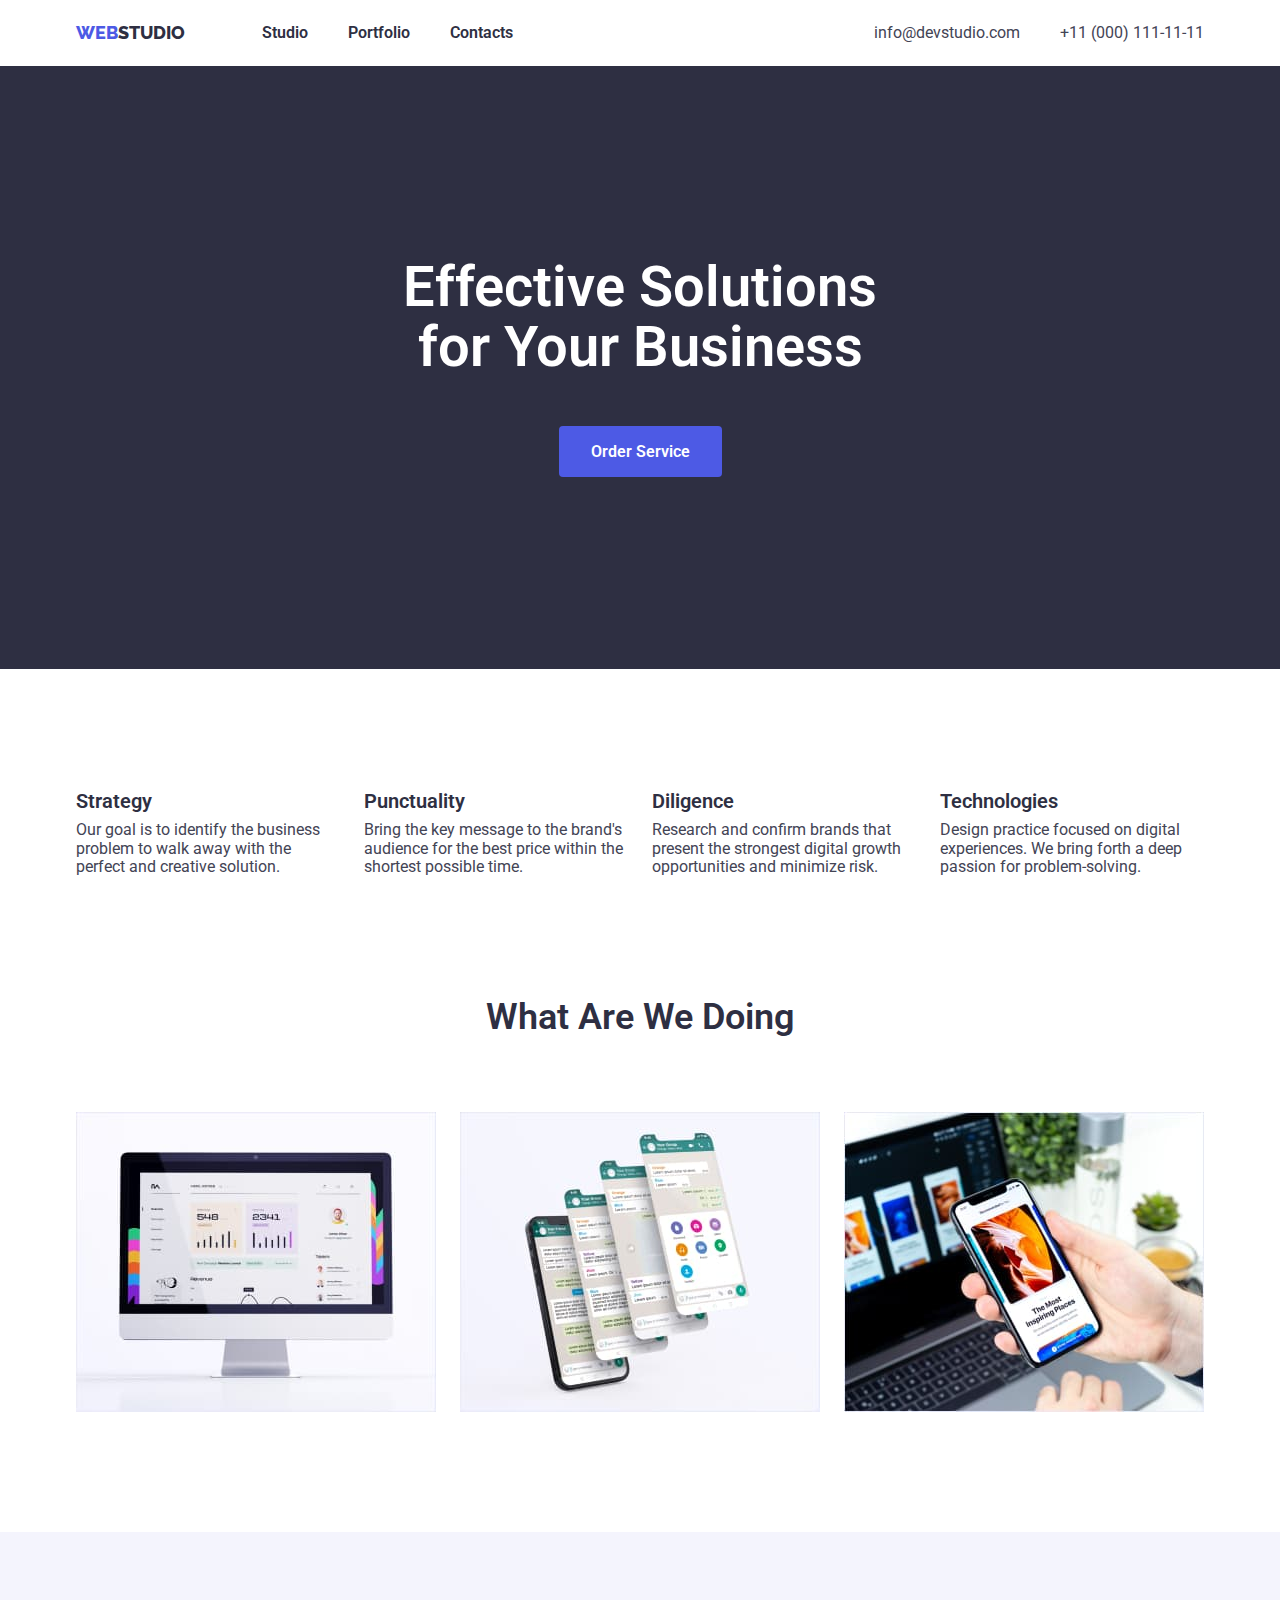
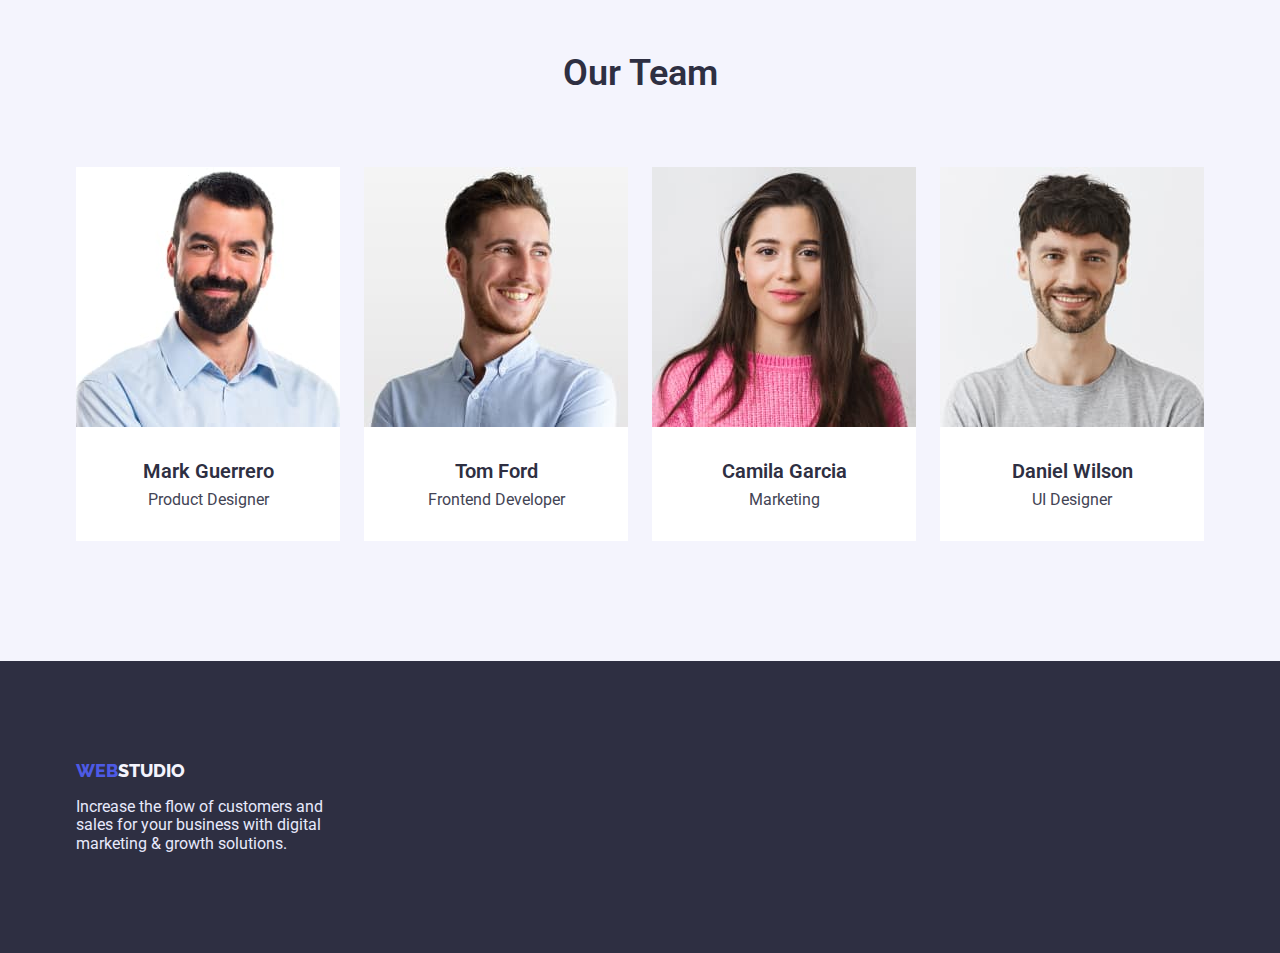
<file: index.html>
<!DOCTYPE html>
<html lang="en">
  <head>
    <meta charset="UTF-8" />
    <meta http-equiv="X-UA-Compatible" content="IE=edge" />
    <meta name="viewport" content="width=device-width, initial-scale=1.0" />
    <title>Web Studio</title>
    <link
      rel="stylesheet"
      href="https://cdnjs.cloudflare.com/ajax/libs/modern-normalize/1.0.0/modern-normalize.min.css"
    />
    <link rel="preconnect" href="https://fonts.googleapis.com" />
    <link rel="preconnect" href="https://fonts.gstatic.com" crossorigin />
    <link
      href="https://fonts.googleapis.com/css2?family=Raleway:wght@700&family=Roboto:wght@400;500;700;900&display=swap"
      rel="stylesheet"
    />
    <link rel="stylesheet" href="./css/styles.css" />
  </head>
  <body>
    <!-- Шапка сайта -->
    <!--   -->
    <header class="page-header">
      <div class="container navigation-container">
        <a href="./index.html" class="logo"
          >Web<span class="studio">Studio</span></a
        >
        <nav class="navigation">
          <ul class="list navigation-list">
            <li class="navigation-element">
              <a href="" class="navigation-link">Studio</a>
            </li>
            <li class="navigation-element">
              <a href="./portfolio.html" class="navigation-link">Portfolio</a>
            </li>
            <li class="navigation-element">
              <a href="" class="navigation-link">Contacts</a>
            </li>
          </ul>
        </nav>
        <ul class="list auth-list">
          <li class="auth-element">
            <a href="mailto:info@devstudio.com" class="auth-link"
              >info@devstudio.com</a
            >
          </li>
          <li class="auth-element">
            <a href="tel:+110001111111" class="auth-link"
              >+11 (000) 111-11-11</a
            >
          </li>
        </ul>
      </div>
    </header>
    <main>
      <section class="hero">
        <div class="container">
          <h1 class="hero-title">Effective Solutions for Your Business</h1>
          <button type="button" class="hero-button">Order Service</button>
        </div>
      </section>
      <section class="features">
        <div class="container">
          <h2 class="visually-hidden">Advertising</h2>
          <ul class="feature-list">
            <li class="feature-item">
              <h3 class="feature-title">Strategy</h3>
              <p class="feature-text">
                Our goal is to identify the business problem to walk away with
                the perfect and creative solution.
              </p>
            </li>
            <li class="feature-item">
              <h3 class="feature-title">Punctuality</h3>
              <p class="feature-text">
                Bring the key message to the brand's audience for the best price
                within the shortest possible time.
              </p>
            </li>
            <li class="feature-item">
              <h3 class="feature-title">Diligence</h3>
              <p class="feature-text">
                Research and confirm brands that present the strongest digital
                growth opportunities and minimize risk.
              </p>
            </li>
            <li class="feature-item">
              <h3 class="feature-title">Technologies</h3>
              <p class="feature-text">
                Design practice focused on digital experiences. We bring forth a
                deep passion for problem-solving.
              </p>
            </li>
          </ul>
        </div>
      </section>
      <section class="activities">
        <div class="container">
          <h2 class="activities-title">What Are We Doing</h2>
          <ul class="activities-list">
            <li class="activities-img">
              <img
                class="img"
                src="./images/monitor.jpg"
                alt="monitor"
                width="360"
                height="300"
              />
            </li>
            <li class="activities-img">
              <img
                class="img"
                src="./images/screens.jpg"
                alt="multiple screens"
                width="360"
                height="300"
              />
            </li>
            <li class="activities-img">
              <img
                class="img"
                src="./images/laptop-phone.jpg"
                alt="laptop and smartphone"
                width="360"
                height="300"
              />
            </li>
          </ul>
        </div>
      </section>
      <section class="team">
        <div class="container">
          <h2 class="team-title">Our Team</h2>
          <ul class="team-list">
            <li class="team-member">
              <img
                class="img-member"
                src="./images/mark.jpg"
                alt="Mark Guerrero"
                width="265"
                height="260"
              />
              <h3 class="team-member-name">Mark Guerrero</h3>
              <p class="team-member-position">Product Designer</p>
            </li>
            <li class="team-member">
              <img
                class="img-member"
                src="./images/tom.jpg"
                alt="Tom Ford"
                width="265"
                height="260"
              />
              <h3 class="team-member-name">Tom Ford</h3>
              <p class="team-member-position">Frontend Developer</p>
            </li>
            <li class="team-member">
              <img
                class="img-member"
                src="./images/camilla.jpg"
                alt="Camila Garcia"
                width="265"
                height="260"
              />
              <h3 class="team-member-name">Camila Garcia</h3>
              <p class="team-member-position">Marketing</p>
            </li>
            <li class="team-member">
              <img
                class="img-member"
                src="./images/daniel.jpg"
                alt="Daniel Wilson"
                width="265"
                height="260"
              />
              <h3 class="team-member-name">Daniel Wilson</h3>
              <p class="team-member-position">UI Designer</p>
            </li>
          </ul>
        </div>
      </section>
    </main>
    <footer class="footer">
      <div class="container">
        <a href="./index.html" class="logo"
          >Web<span class="studio-footer">Studio</span></a
        >
        <p class="footer-text">
          Increase the flow of customers and sales for your business with
          digital marketing & growth solutions.
        </p>
      </div>
    </footer>
  </body>
</html>
</file>
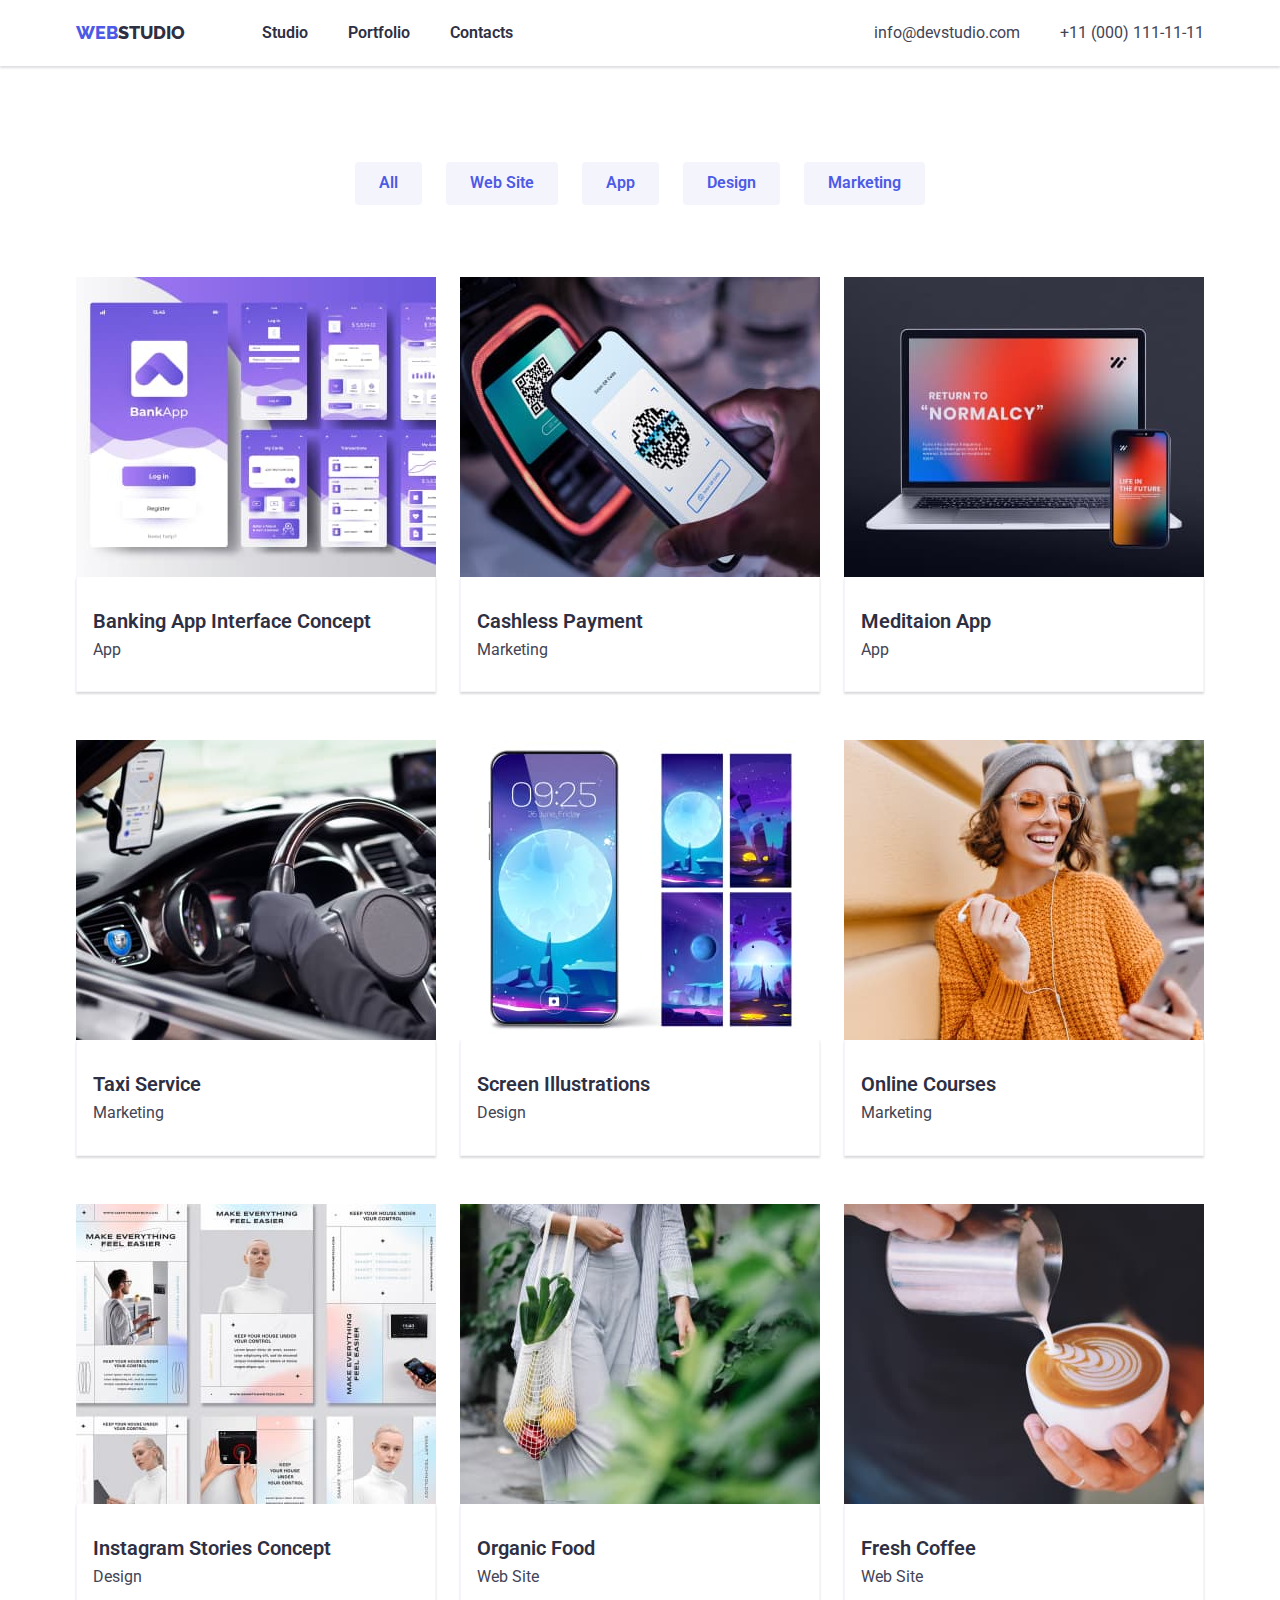
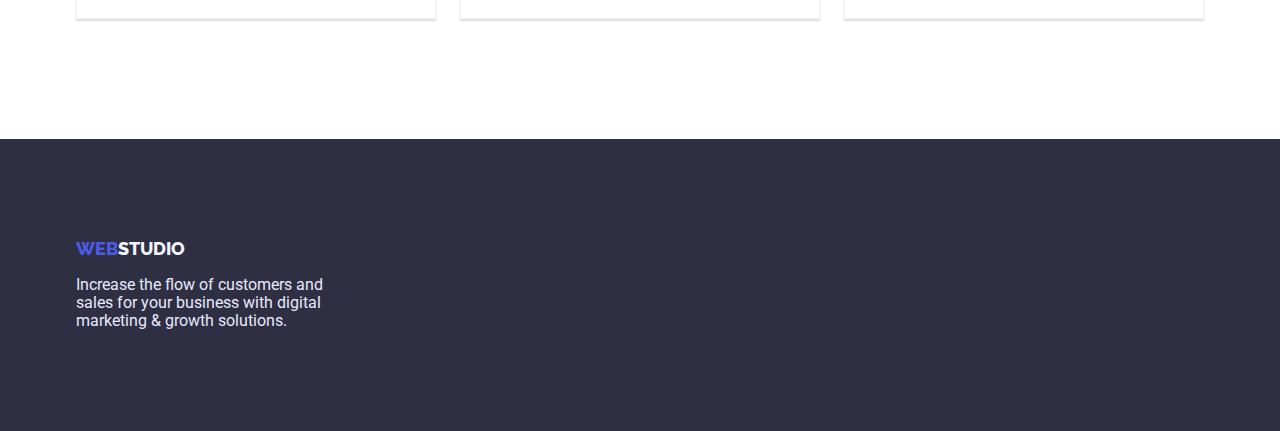
<file: portfolio.html>
<!DOCTYPE html>
<html lang="en">
  <head>
    <meta charset="UTF-8" />
    <meta http-equiv="X-UA-Compatible" content="IE=edge" />
    <meta name="viewport" content="width=device-width, initial-scale=1.0" />
    <title>Portfolio</title>
    <link
      rel="stylesheet"
      href="https://cdnjs.cloudflare.com/ajax/libs/modern-normalize/1.0.0/modern-normalize.min.css"
    />
    <link rel="preconnect" href="https://fonts.googleapis.com" />
    <link rel="preconnect" href="https://fonts.gstatic.com" crossorigin />
    <link
      href="https://fonts.googleapis.com/css2?family=Raleway:wght@700&family=Roboto:wght@400;500;700;900&display=swap"
      rel="stylesheet"
    />
    <link rel="stylesheet" href="./css/styles.css" />
  </head>
  <body>
    <header class="page-header">
      <div class="container navigation-container">
        <a href="./index.html" class="logo"
          >Web<span class="studio">Studio</span></a
        >
        <nav class="navigation">
          <ul class="list navigation-list">
            <li class="navigation-element">
              <a href="" class="navigation-link">Studio</a>
            </li>
            <li class="navigation-element">
              <a href="./portfolio.html" class="navigation-link">Portfolio</a>
            </li>
            <li class="navigation-element">
              <a href="" class="navigation-link">Contacts</a>
            </li>
          </ul>
        </nav>
        <ul class="list auth-list">
          <li class="auth-element">
            <a href="mailto:info@devstudio.com" class="auth-link"
              >info@devstudio.com</a
            >
          </li>
          <li class="auth-element">
            <a href="tel:+110001111111" class="auth-link"
              >+11 (000) 111-11-11</a
            >
          </li>
        </ul>
      </div>
    </header>
    <main>
      <section class="filter">
        <div class="container">
          <h1 class="visually-hidden">Hidden title</h1>
          <ul class="filter-list">
            <li class="filter-items">
              <button type="button" class="filter-button">All</button>
            </li>
            <li class="filter-items">
              <button type="button" class="filter-button">Web Site</button>
            </li>
            <li class="filter-items">
              <button type="button" class="filter-button">App</button>
            </li>
            <li class="filter-items">
              <button type="button" class="filter-button">Design</button>
            </li>
            <li class="filter-items">
              <button type="button" class="filter-button">Marketing</button>
            </li>
          </ul>
          <ul class="elements-list">
            <li class="elements-list-piece">
              <img
                class="elements-picture"
                src="./images/banking_app_interface.jpg"
                alt="Bank app interface"
                width="360"
                height="300"
              />
              <div class="wrap">
              <h2 class="elements-title">Banking App Interface Concept</h2>
              <p class="elements-text">App</p>
              </div>
            </li>
            <li class="elements-list-piece">
              <img
                class="elements-picture"
                src="./images/cashless_payment.jpg"
                alt="smartphone"
                width="360"
                height="300"
              />
              <div class="wrap">
              <h2 class="elements-title">Cashless Payment</h2>
              <p class="elements-text">Marketing</p>
              </div>
            </li>
            </li>
            <li class="elements-list-piece">
              <img
                class="elements-picture"
                src="./images/meditation_app.jpg"
                alt="meditation app main page"
                width="360"
                height="300"
              />
              <div class="wrap">
              <h2 class="elements-title">Meditaion App</h2>
              <p class="elements-text">App</p>
              </div>
            </li>
            <li class="elements-list-piece">
              <img
                class="elements-picture"
                src="./images/taxi_service.jpg"
                alt="person driving a car"
                width="360"
                height="300"
              />
              <div class="wrap">
              <h3 class="elements-title">Taxi Service</h3>
              <p class="elements-text">Marketing</p>
              </div>
            </li>
            <li class="elements-list-piece">
              <img
                class="elements-picture"
                src="./images/screen_illustrations.jpg"
                alt="screen illustrations"
                width="360"
                height="300"
              />
              <div class="wrap">
              <h2 class="elements-title">Screen Illustrations</h2>
              <p class="elements-text">Design</p>
              </div>
            </li>
            <li class="elements-list-piece">
              <img
                class="elements-picture"
                src="./images/online_courses.jpg"
                alt="girl communicating online"
                width="360"
                height="300"
              />
              <div class="wrap">
              <h2 class="elements-title">Online Courses</h2>
              <p class="elements-text">Marketing</p>
              </div>
            </li>
            <li class="elements-list-piece">
              <img
                class="elements-picture"
                src="./images/instagram_stories_concept.jpg"
                alt="different concepts of instagram stories"
                width="360"
                height="300"
              />
              <div class="wrap">
              <h2 class="elements-title">Instagram Stories Concept</h2>
              <p class="elements-text">Design</p>
              </div>
            </li>
            <li class="elements-list-piece">
              <img
                class="elements-picture"
                src="./images/organic_food.jpg"
                alt="organic food"
                width="360"
                height="300"
              />
              <div class="wrap">
              <h2 class="elements-title">Organic Food</h2>
              <p class="elements-text">Web Site</p>
              </div>
            </li>
            <li class="elements-list-piece">
              <img
                class="elements-picture"
                src="./images/fresh_coffee.jpg"
                alt="fresh coffee"
                width="360"
                height="300"
              />
              <div class="wrap">
              <h2 class="elements-title">Fresh Coffee</h2>
              <p class="elements-text">Web Site</p>
              </div>
            </li>
          </ul>
        </div>
      </section>
    </main>
    <footer class="footer">
      <div class="container">
        <a href="./index.html" class="logo"
          >Web<span class="studio-footer">Studio</span></a
        >
        <p class="footer-text">
          Increase the flow of customers and sales for your business with
          digital marketing & growth solutions.
        </p>
      </div>
    </footer>
  </body>
</html>
</file>
<file: css/styles.css>
/* Main colors */
:root {
  --main-text-color: #2e2f42;
  --secondary-text-color: #434455;
  --main-bg-color: #fff;
  --selection-color: #4d5ae5;
  --secondary-bg-color: #f4f4fd;
}

/* Оформление */
body {
  color: var(--main-text-color);
  background-color: var(--main-bg-color);
  font-size: 16px;
  font-family: "Roboto", sans-serif;
  font-weight: 400;
}

.container {
  width: 1158px;
  padding: 0 15px;
  margin: 0 auto;
}
img {
  display: block;
  width: 100%;
  height: auto;
}
/* header */

/* LOGO */
.logo {
  color: var(--selection-color);
  text-transform: uppercase;
  font-size: 18px;
  font-family: "Raleway", sans-serif;
  font-weight: 800;
  text-decoration: none;
}
.studio {
  color: var(--main-text-color);
}

/* main navigation */
.page-header {
  border-top: none;
  box-shadow: 0px 2px 2px rgba(46, 47, 66, 0.16);
}
.navigation-container {
  display: flex;
  align-items: center;
  border-bottom: 1px;
}

.list {
  list-style-type: none;
  display: flex;
  margin: 0;
  padding: 0;
}

.navigation-element:not(:last-child) {
  margin-right: 40px;
}
.navigation-list {
  margin-left: 77px;
}
.navigation-link {
  display: block;
  padding-top: 24px;
  padding-bottom: 24px;

  color: var(--main-text-color);

  font-weight: 600;
  text-decoration: none;
}

.navigation-link:hover,
.navigation-link:focus {
  color: var(--secondary-text-color);
}

.navigation-link:active {
  color: var(--selection-color);
}
.auth-list {
  margin-left: auto;
}
.auth-link {
  display: block;
  padding-top: 24px;
  padding-bottom: 24px;

  color: var(--secondary-text-color);
  text-decoration: none;
}
.auth-element:not(:last-child) {
  margin-right: 40px;
}

.auth-link:hover,
.auth-link:focus {
  color: var(--selection-color);
}

/* hero main page*/
.hero {
  color: #ffffff;
  background-color: var(--main-text-color);
  display: block;
  text-align: center;
  padding-top: 192px;
  padding-bottom: 192px;
}
.hero-title {
  margin: 0;
  padding: 0;
  font-size: 56px;
  line-height: 1.07;
  font-weight: 600;
  width: 492px;
  margin-left: auto;
  margin-right: auto;
  margin-bottom: 48px;
}
.hero-button {
  border: none;
  display: inline-block;
  color: #ffffff;
  background-color: var(--selection-color);
  font-family: "Roboto", sans-serif;
  cursor: pointer;
  font-style: normal;
  font-weight: 600;
  line-height: 1.19;
  border-radius: 4px;
  padding: 16px 32px;
}
.hero-button:hover,
.hero-button:focus {
  background-color: #404bbf;
}
.hero-button:active {
  background-color: #404bbf;
}
/* Features section */

.features {
  padding-top: 120px;
}
.visually-hidden {
  position: absolute;
  white-space: nowrap;
  width: 1px;
  height: 1px;
  overflow: hidden;
  border: 0;
  padding: 0;
  clip: rect(0 0 0 0);
  clip-path: inset(50%);
  margin: -1px;
}

.feature-list {
  display: flex;
  margin: 0;
  padding: 0;
}

.feature-item {
  list-style-type: none;
  width: 264px;
}
.feature-item:not(:first-child) {
  margin-left: 24px;
}

.feature-title {
  font-size: 20px;
  line-height: 1.2;
  font-weight: 600;
  margin: 0;
  padding: 0;
}

.feature-text {
  color: var(--secondary-text-color);
  margin-top: 8px;
  margin-bottom: 0;
}

/* Activities section */
.activities {
  padding-top: 120px;
  padding-bottom: 120px;
}

.activities-img {
  list-style-type: none;
  margin: 0;
  padding: 0;
}
.activities-img:not(:last-child) {
  margin-right: 24px;
}
.activities-title {
  font-size: 36px;
  line-height: 1.2;
  font-weight: 600;
  margin: 0;
  padding: 0;
  text-align: center;
}
.activities-list {
  display: flex;
  padding: 0;
  margin: 0;
  margin-top: 72px;
}
/* Team section */
.team {
  color: var(--main-text-color);
  background-color: #f4f4fd;
  display: block;
  padding-top: 120px;
  padding-bottom: 120px;
}
.team-title {
  font-size: 36px;
  line-height: 1.2;
  font-weight: 600;
  margin: 0;
  padding: 0;
  text-align: center;
}

.img-member {
  display: block;
}
.team-member {
  display: block;
  list-style-type: none;
  background-color: #ffffff;
}
.team-member:not(:first-child) {
  margin-left: 24px;
}
.team-member-name {
  font-size: 20px;
  line-height: 1.2;
  font-weight: 600;
  margin: 0;
  padding: 0;
  text-align: center;
  padding-top: 32px;
}
.team-member-position {
  color: var(--secondary-text-color);
  text-align: center;
  margin: 0;
  padding: 0;
  margin-top: 8px;
  padding-bottom: 32px;
}
.team-list {
  display: flex;
  padding: 0;
  margin: 0;
  margin-top: 72px;
}
.footer {
  color: #e7e9fc;
  background-color: var(--main-text-color);
  padding-top: 100px;
  padding-bottom: 100px;
}
.studio-footer {
  color: #f4f4fd;
}
.footer-text {
  margin: 0;
  padding: 0;
  max-width: 264px;
  margin-top: 16px;
}
/* Portfolio main page */
/* Filter section */
.filter {
  padding-top: 96px;
  padding-bottom: 120px;
}
.filter-list {
  margin: 0;
  padding: 0;
  list-style-type: none;
  display: flex;
  justify-content: center;
}
.filter-items:not(:last-child) {
  margin-right: 24px;
}
.filter-button {
  margin: 0;
  color: var(--selection-color);
  background-color: #f4f4fd;
  cursor: pointer;
  font-family: "Roboto", sans-serif;
  font-size: 16px;
  font-weight: 600;
  padding: 12px 24px;
  border-radius: 4px;
  border: none;
}
.filter-button:hover,
.filter-button:focus {
  color: #ffffff;
  background-color: var(--selection-color);
}

/* Elements section */

.elements-list {
  list-style-type: none;
  display: flex;
  flex-wrap: wrap;
  margin: 0;
  padding: 0;
  padding-top: 72px;
}
.wrap {
  padding: 32px 16px;
  border: 0.5px solid var(--secondary-bg-color);
  border-top: none;
  box-shadow: 0px 2px 2px rgba(0, 0, 0, 0.15);
}

.elements-list-piece {
  width: 360px;
  margin-right: 24px;
  margin-bottom: 48px;
}

.elements-list-piece:nth-last-child(-n + 3) {
  margin-bottom: 0;
}
.elements-list-piece:nth-child(3n) {
  margin-right: 0;
}

.elements-title {
  font-size: 20px;
  line-height: 1.2;
  font-weight: 600;
  margin: 0;
  padding: 0;
}
.elements-text {
  color: var(--secondary-text-color);
  margin: 0;
  padding: 0;
  margin-top: 8px;
}
</file>
